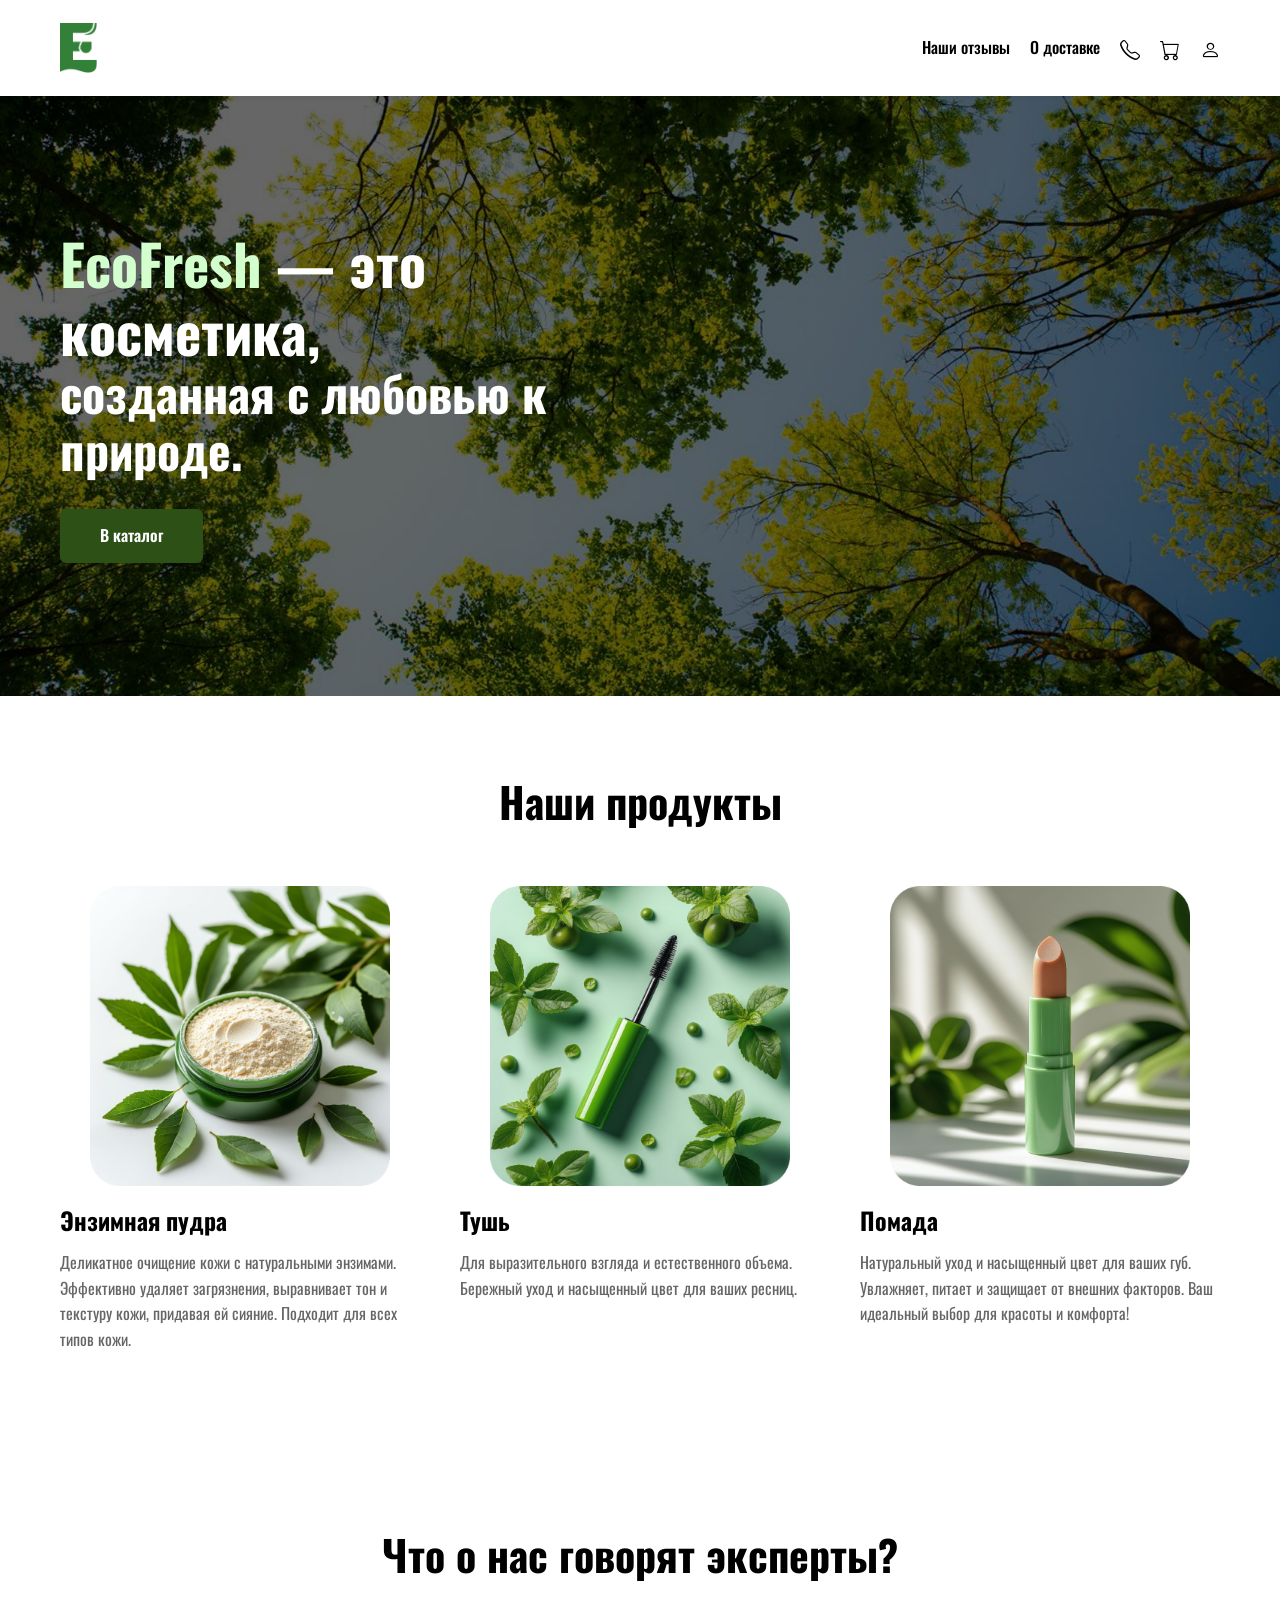
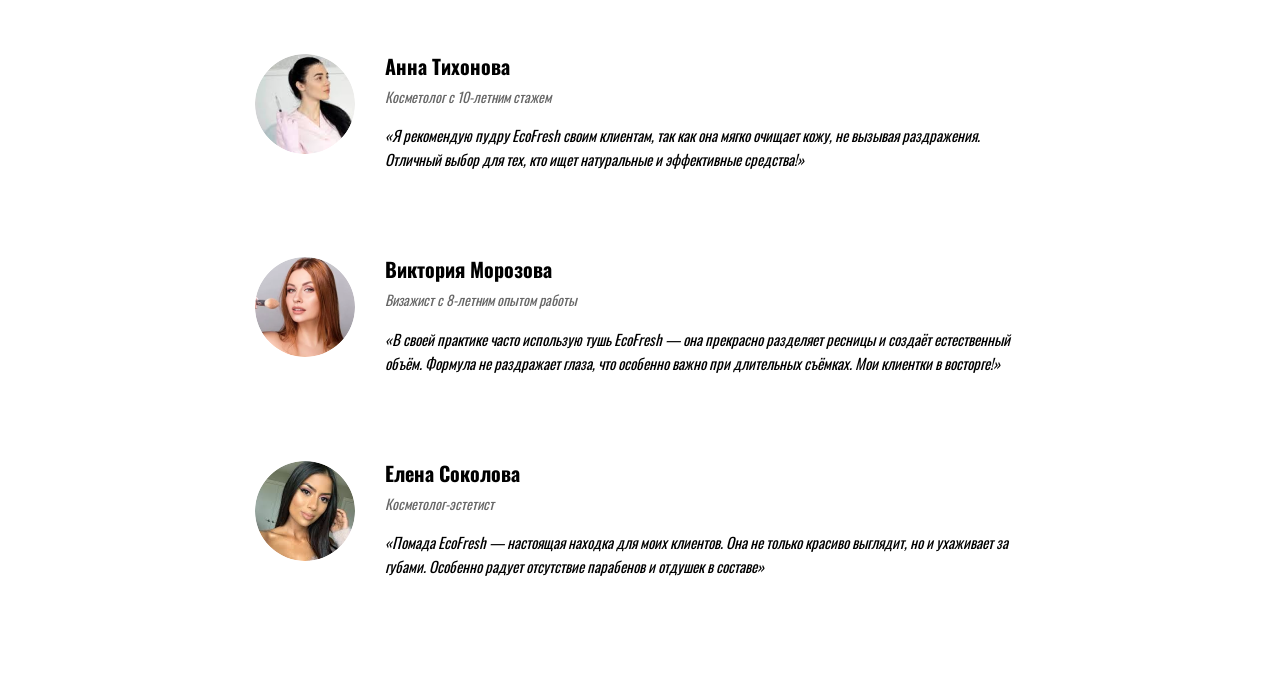
<file: index.html>
<!DOCTYPE html>
<html lang="ru">
<head>
    <meta charset="UTF-8">
    <meta name="viewport" content="width=device-width, initial-scale=1.0">
    <title>EcoFresh</title>
    
    <link rel="icon" type="image/svg+xml" href="img/favicons/logo.svg">
    
    <link rel="preconnect" href="https://fonts.googleapis.com">
    <link rel="preconnect" href="https://fonts.gstatic.com" crossorigin>
    <link href="https://fonts.googleapis.com/css2?family=Oswald:wght@400;500;600;700&display=swap" rel="stylesheet">
    <link href="https://cdn.jsdelivr.net/npm/bootstrap@5.3.2/dist/css/bootstrap.min.css" rel="stylesheet">
    <link rel="stylesheet" href="https://cdn.jsdelivr.net/npm/bootstrap-icons@1.11.1/font/bootstrap-icons.css">
    <link rel="stylesheet" href="styles.css">
</head>
<body>

    <header class="header">
        <div class="container">
            <nav class="navbar">
                <div class="logo">
                    <img src="img/logo.png" alt="EcoFresh" class="logo-img">
                </div>
                <div class="nav-menu">
                    <a href="#reviews" class="nav-link">Наши отзывы</a>
                    <a href="#delivery" class="nav-link">О доставке</a>
                    <a href="#" class="nav-icon"><i class="bi bi-telephone"></i></a>
                    <a href="#" class="nav-icon"><i class="bi bi-cart"></i></a>
                    <a href="#" class="nav-icon"><i class="bi bi-person"></i></a>
                </div>
                <button class="burger-menu" id="burgerMenu" aria-label="Меню">
                    <i class="bi bi-list burger-icon"></i>
                    <i class="bi bi-x close-icon"></i>
                </button>
            </nav>
            <div class="mobile-menu" id="mobileMenu">
                <a href="#reviews" class="mobile-nav-link">Наши отзывы</a>
                <a href="#delivery" class="mobile-nav-link">О доставке</a>
            </div>
        </div>
    </header>

    <section class="hero-section">
        <div class="hero-background"></div>
        <div class="container">
            <div class="hero-content">
                <h1 class="hero-title"><span class="hero-brand">EcoFresh</span> — это косметика,</h1>
                <h2 class="hero-subtitle">созданная с любовью к природе.</h2>
                <a href="#" class="btn-catalog">В каталог</a>
            </div>
        </div>
    </section>

    <section class="products-section">
        <div class="container">
            <h2 class="section-title">Наши продукты</h2>
            <div class="products-grid">
                <div class="product-card">
                    <div class="product-image">
                        <img src="img/products/pudra.png" alt="Энзимная пудра">
                    </div>
                    <h3 class="product-title">Энзимная пудра</h3>
                    <p class="product-description">Деликатное очищение кожи с натуральными энзимами. Эффективно удаляет загрязнения, выравнивает тон и текстуру кожи, придавая ей сияние. Подходит для всех типов кожи.</p>
                </div>
                <div class="product-card">
                    <div class="product-image">
                        <img src="img/products/tush.png" alt="Тушь">
                    </div>
                    <h3 class="product-title">Тушь</h3>
                    <p class="product-description">Для выразительного взгляда и естественного объема. Бережный уход и насыщенный цвет для ваших ресниц.</p>
                </div>
                <div class="product-card">
                    <div class="product-image">
                        <img src="img/products/pomada.png" alt="Помада">
                    </div>
                    <h3 class="product-title">Помада</h3>
                    <p class="product-description">Натуральный уход и насыщенный цвет для ваших губ. Увлажняет, питает и защищает от внешних факторов. Ваш идеальный выбор для красоты и комфорта!</p>
                </div>
            </div>
        </div>
    </section>

    <section id="reviews" class="experts-section">
        <div class="container">
            <h2 class="section-title">Что о нас говорят эксперты?</h2>
            <div class="experts-list">
                <div class="expert-card">
                    <div class="expert-avatar">
                        <img src="./img/experts/expert 1.png" alt="Анна Тихонова">
                    </div>
                    <div class="expert-info">
                        <h4 class="expert-name">Анна Тихонова</h4>
                        <p class="expert-title">Косметолог с 10-летним стажем</p>
                        <p class="expert-quote">«Я рекомендую пудру EcoFresh своим клиентам, так как она мягко очищает кожу, не вызывая раздражения. Отличный выбор для тех, кто ищет натуральные и эффективные средства!»</p>
                    </div>
                </div>
                <div class="expert-card">
                    <div class="expert-avatar">
                        <img src="./img/experts/expert 2.png" alt="Виктория Морозова">
                    </div>
                    <div class="expert-info">
                        <h4 class="expert-name">Виктория Морозова</h4>
                        <p class="expert-title">Визажист с 8-летним опытом работы</p>
                        <p class="expert-quote">«В своей практике часто использую тушь EcoFresh — она прекрасно разделяет ресницы и создаёт естественный объём. Формула не раздражает глаза, что особенно важно при длительных съёмках. Мои клиентки в восторге!»</p>
                    </div>
                </div>
                <div class="expert-card">
                    <div class="expert-avatar">
                        <img src="./img/experts/expert 3.png" alt="Елена Соколова">
                    </div>
                    <div class="expert-info">
                        <h4 class="expert-name">Елена Соколова</h4>
                        <p class="expert-title">Косметолог-эстетист</p>
                        <p class="expert-quote">«Помада EcoFresh — настоящая находка для моих клиентов. Она не только красиво выглядит, но и ухаживает за губами. Особенно радует отсутствие парабенов и отдушек в составе»</p>
                    </div>
                </div>
            </div>
        </div>
    </section>

    <script src="https://cdn.jsdelivr.net/npm/bootstrap@5.3.2/dist/js/bootstrap.bundle.min.js"></script>
    <script src="script.js"></script>
</body>
</html>
</file>
<file: styles.css>
* {
    margin: 0;
    padding: 0;
    box-sizing: border-box;
}

body {
    font-family: 'Oswald', sans-serif;
    color: #000000;
    line-height: 1.6;
    background: #ffffff;
}

.container {
    max-width: 1200px;
    margin: 0 auto;
    padding: 0 20px;
}

/*Header*/
.header {
    background: #ffffff;
    padding: 15px 0;
    position: sticky;
    top: 0;
    z-index: 1000;
    box-shadow: 0 2px 4px rgba(0, 0, 0, 0.05);
}

.navbar {
    display: flex;
    justify-content: space-between;
    align-items: center;
}

.logo-img {
    height: 50px;
    width: auto;
    transition: transform 0.2s ease;
    cursor: pointer;
}

.logo-img:hover {
    transform: scale(1.05);
}

.nav-menu {
    display: flex;
    align-items: center;
    gap: 20px;
}

.nav-icons {
    display: flex;
    align-items: center;
    gap: 15px;
}

.nav-link {
    color: #000000;
    text-decoration: none;
    font-size: 16px;
    font-weight: 500;
    transition: color 0.2s ease;
}

.nav-link:hover {
    color: #2d5016;
}

.nav-icon {
    color: #000000;
    font-size: 20px;
    text-decoration: none;
    transition: transform 0.2s ease, color 0.2s ease;
}

.nav-icon:hover {
    color: #2d5016;
    transform: scale(1.1);
}

/*Burger*/
.burger-menu {
    display: none;
    position: relative;
    width: 30px;
    height: 30px;
    background: transparent;
    border: none;
    cursor: pointer;
    padding: 0;
    z-index: 1001;
    font-size: 24px;
    color: #000000;
}

.burger-icon {
    display: block;
    transition: opacity 0.2s ease;
}

.close-icon {
    display: none;
    transition: opacity 0.2s ease;
}

.burger-menu.active .burger-icon {
    display: none;
}

.burger-menu.active .close-icon {
    display: block;
}

/*Mobile*/
.mobile-menu {
    display: none;
    flex-direction: column;
    position: absolute;
    top: 100%;
    left: 0;
    right: 0;
    background: #ffffff;
    box-shadow: 0 4px 6px rgba(0, 0, 0, 0.1);
    padding: 20px;
    max-height: 0;
    overflow: hidden;
    transition: max-height 0.3s ease;
    z-index: 1000;
}

.mobile-menu.active {
    display: flex;
    max-height: 200px;
}

.mobile-nav-link {
    color: #000000;
    text-decoration: none;
    font-size: 18px;
    font-weight: 500;
    padding: 15px 0;
    border-bottom: 1px solid #f0f0f0;
    transition: color 0.2s ease;
}

.mobile-nav-link:last-child {
    border-bottom: none;
}

.mobile-nav-link:hover {
    color: #2d5016;
}

/*Hero*/
.hero-section {
    position: relative;
    min-height: 600px;
    display: flex;
    align-items: center;
    padding: 80px 0;
    overflow: hidden;
}

.hero-background {
    position: absolute;
    top: 0;
    left: 0;
    width: 100%;
    height: 100%;
    background-image: url('img/hero-forest.png');
    background-size: cover;
    background-position: center bottom;
    background-repeat: no-repeat;
    z-index: 1;
}

.hero-content {
    position: relative;
    z-index: 2;
    color: #ffffff;
    max-width: 600px;
}

.hero-title {
    font-size: 56px;
    font-weight: bold;
    margin-bottom: 0;
    line-height: 1.2;
    color: #ffffff;
}

.hero-brand {
    color: #D3FFCE;
}

.hero-subtitle {
    font-size: 48px;
    font-weight: bold;
    margin-bottom: 30px;
    margin-top: 0;
    line-height: 1.2;
    color: #ffffff;
}

.btn-catalog {
    display: inline-block;
    background-color: #2d5016;
    color: #ffffff;
    padding: 14px 40px;
    border-radius: 6px;
    text-decoration: none;
    font-weight: 600;
    font-size: 16px;
    border: none;
    cursor: pointer;
    transition: background-color 0.2s ease, transform 0.2s ease;
}

.btn-catalog:hover {
    background-color: #3a6820;
    transform: translateY(-2px);
}

.btn-catalog:active {
    transform: translateY(0);
}

/*Products*/
.products-section {
    padding: 80px 0;
    background: #ffffff;
}

.section-title {
    font-size: 42px;
    font-weight: bold;
    text-align: center;
    margin-bottom: 60px;
    color: #000000;
}

.products-grid {
    display: grid;
    grid-template-columns: repeat(3, 1fr);
    gap: 40px;
}

.product-card {
    display: flex;
    flex-direction: column;
    transition: transform 0.2s ease;
    cursor: pointer;
}

.product-card:hover {
    transform: translateY(-5px);
}

.product-image {
    width: 100%;
    height: 300px;
    overflow: hidden;
    background: #ffffff;
    margin-bottom: 20px;
    border-radius: 8px;
}

.product-image img {
    width: 100%;
    height: 100%;
    object-fit: contain;
    transition: transform 0.3s ease;
}

.product-card:hover .product-image img {
    transform: scale(1.05);
}

.product-title {
    font-size: 24px;
    font-weight: bold;
    margin-bottom: 15px;
    color: #000000;
}

.product-description {
    font-size: 16px;
    color: #666666;
    line-height: 1.6;
}

/*Experts*/
.experts-section {
    padding: 80px 0;
    background: #ffffff;
}

.experts-list {
    display: flex;
    flex-direction: column;
    gap: 40px;
    max-width: 800px;
    margin: 0 auto;
}

.expert-card {
    display: flex;
    gap: 30px;
    align-items: flex-start;
    transition: transform 0.2s ease;
    padding: 15px;
    border-radius: 8px;
}

.expert-card:hover {
    transform: translateX(5px);
    background-color: #f9f9f9;
}

.expert-avatar {
    width: 100px;
    height: 100px;
    border-radius: 50%;
    overflow: hidden;
    flex-shrink: 0;
}

.expert-avatar img {
    width: 100%;
    height: 100%;
    object-fit: cover;
    transition: transform 0.2s ease;
}

.expert-card:hover .expert-avatar img {
    transform: scale(1.05);
}

.expert-info {
    flex: 1;
}

.expert-name {
    font-size: 20px;
    font-weight: bold;
    margin-bottom: 8px;
    color: #000000;
}

.expert-title {
    font-size: 14px;
    color: #666666;
    margin-bottom: 15px;
    font-style: italic;
}

.expert-quote {
    font-size: 15px;
    color: #000000;
    line-height: 1.6;
    font-style: italic;
}

/*Adaptive*/

@media (min-width: 768px) and (max-width: 1199px) {
    .burger-menu {
        display: flex;
    }

    .nav-link {
        display: none;
    }

    .hero-section {
        min-height: 450px;
        padding: 60px 0;
    }

    .products-grid {
        grid-template-columns: 1fr;
        gap: 30px;
    }

    .product-card {
        padding: 20px;
        background-color: #ffffff;
        border-radius: 10px;
        box-shadow: 0 4px 8px rgba(0, 0, 0, 0.1);
        margin-bottom: 30px;
    }

    .product-image {
        height: 400px;
        margin-bottom: 25px;
        border-radius: 8px;
    }

    .product-title {
        font-size: 22px;
        text-align: center;
        margin-bottom: 15px;
    }

    .product-description {
        font-size: 15px;
        text-align: center;
        line-height: 1.6;
    }

    .hero-title {
        font-size: 42px;
    }
    .hero-subtitle {
        font-size: 36px;
    }

    .section-title {
        font-size: 36px;
    }
}

@media (max-width: 767px) {
    .container {
        padding: 0 15px;
    }

    .header {
        padding: 0px 0;
    }

    .navbar {
        position: relative;
    }

    .nav-link {
        display: none;
    }

    .nav-menu {
        gap: 10px;
    }

    .burger-menu {
        display: flex;
        width: 25px;
        height: 25px;
        font-size: 20px;
    }

    .mobile-menu {
        padding: 15px;
    }

    .mobile-nav-link {
        font-size: 16px;
        padding: 12px 0;
    }

    .hero-section {
        min-height: 350px;
        padding: 30px 0;
    }

    .hero-content {
        max-width: 100%;
        padding: 0 15px;
    }

    .hero-title {
        font-size: 24px;
        margin-bottom: 5px;
    }

    .hero-subtitle {
        font-size: 20px;
        margin-bottom: 20px;
    }

    .btn-catalog {
        padding: 10px 20px;
        font-size: 13px;
    }

    .section-title {
        font-size: 24px;
        margin-bottom: 25px;
    }

    .products-section,
    .experts-section {
        padding: 30px 0;
    }

    .products-grid {
        grid-template-columns: 1fr;
        gap: 20px;
    }

    .product-card {
        padding: 15px;
        margin-bottom: 20px;
        background-color: #ffffff;
        border-radius: 8px;
        box-shadow: 0 2px 4px rgba(0, 0, 0, 0.1);
    }

    .product-image {
        height: 350px;
        margin-bottom: 15px;
    }

    .product-title {
        font-size: 18px;
        margin-bottom: 10px;
    }

    .product-description {
        font-size: 13px;
        line-height: 1.5;
    }

    .expert-card {
        flex-direction: column;
        align-items: center;
        text-align: center;
        gap: 15px;
        padding: 10px;
    }

    .expert-avatar {
        width: 70px;
        height: 70px;
    }

    .expert-name {
        font-size: 16px;
        margin-bottom: 5px;
    }

    .expert-title {
        font-size: 12px;
        margin-bottom: 10px;
    }

    .expert-quote {
        font-size: 13px;
        line-height: 1.5;
    }
}
</file>
